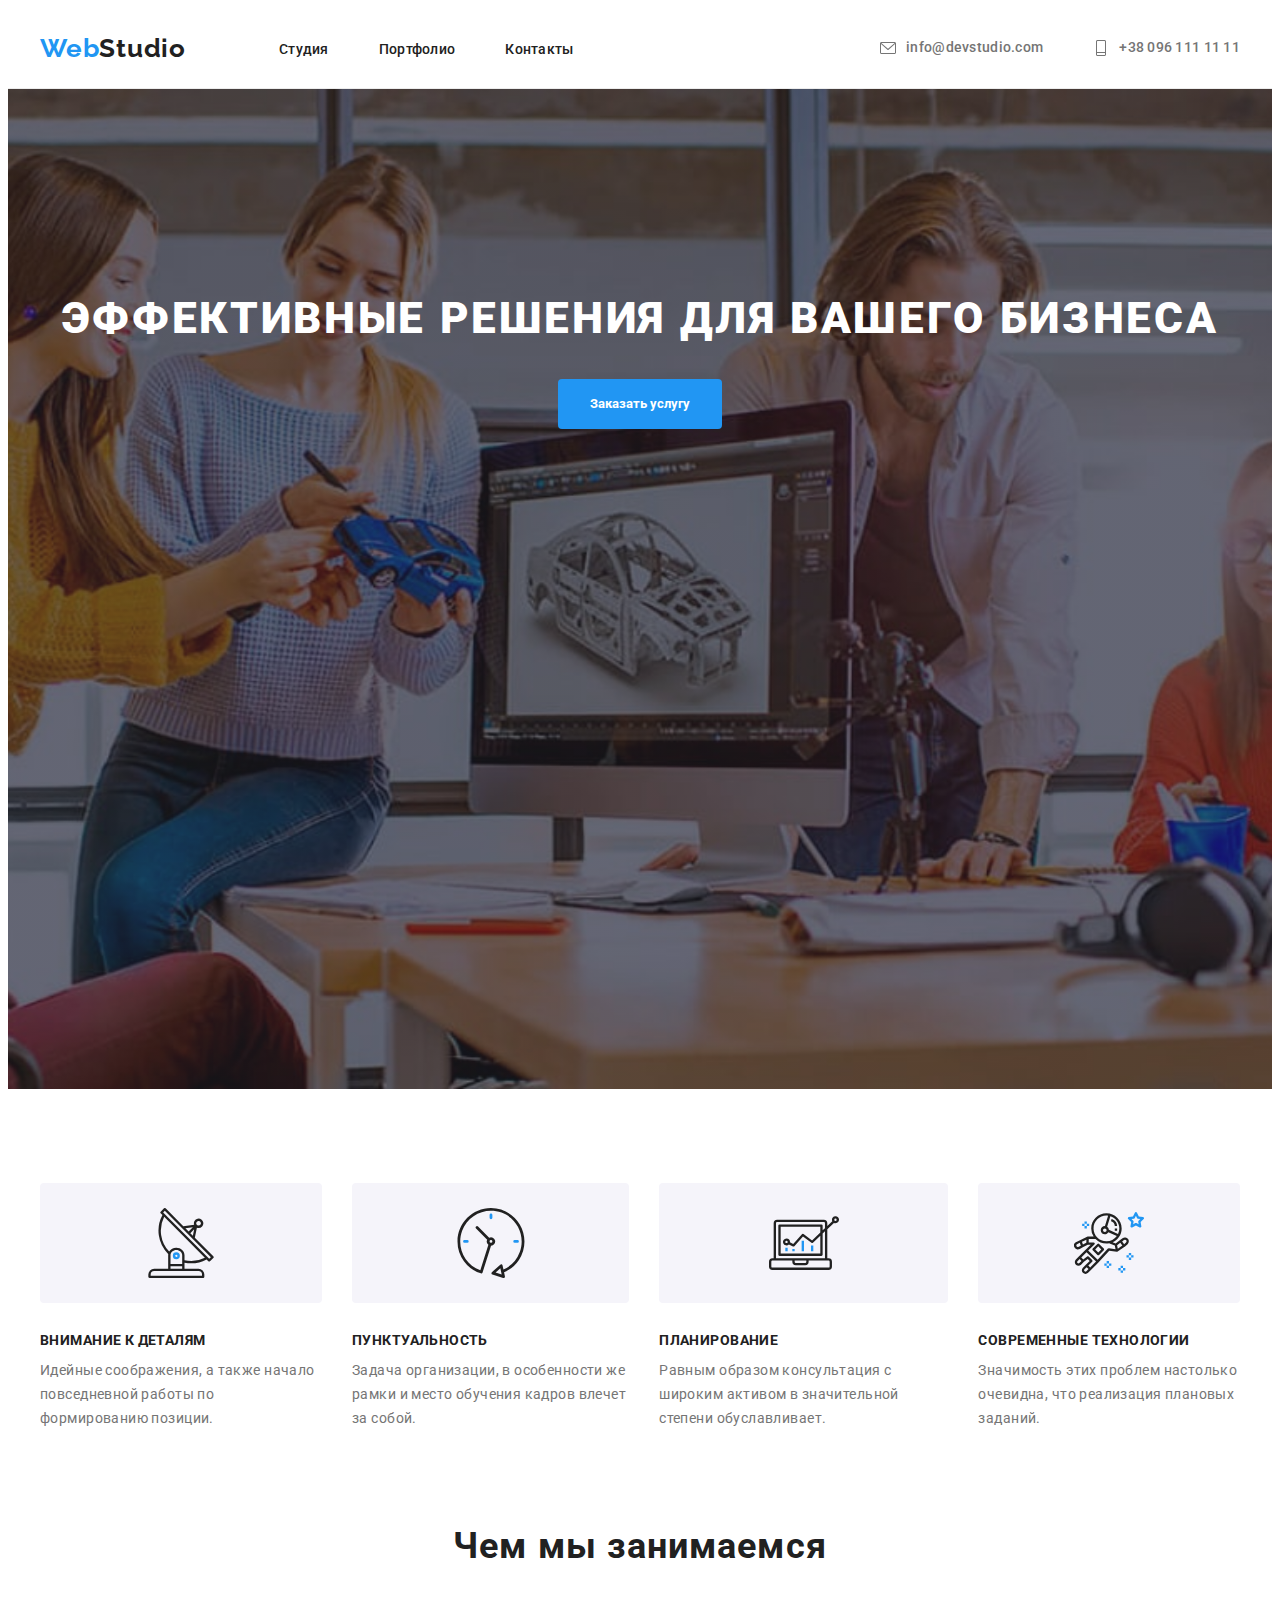
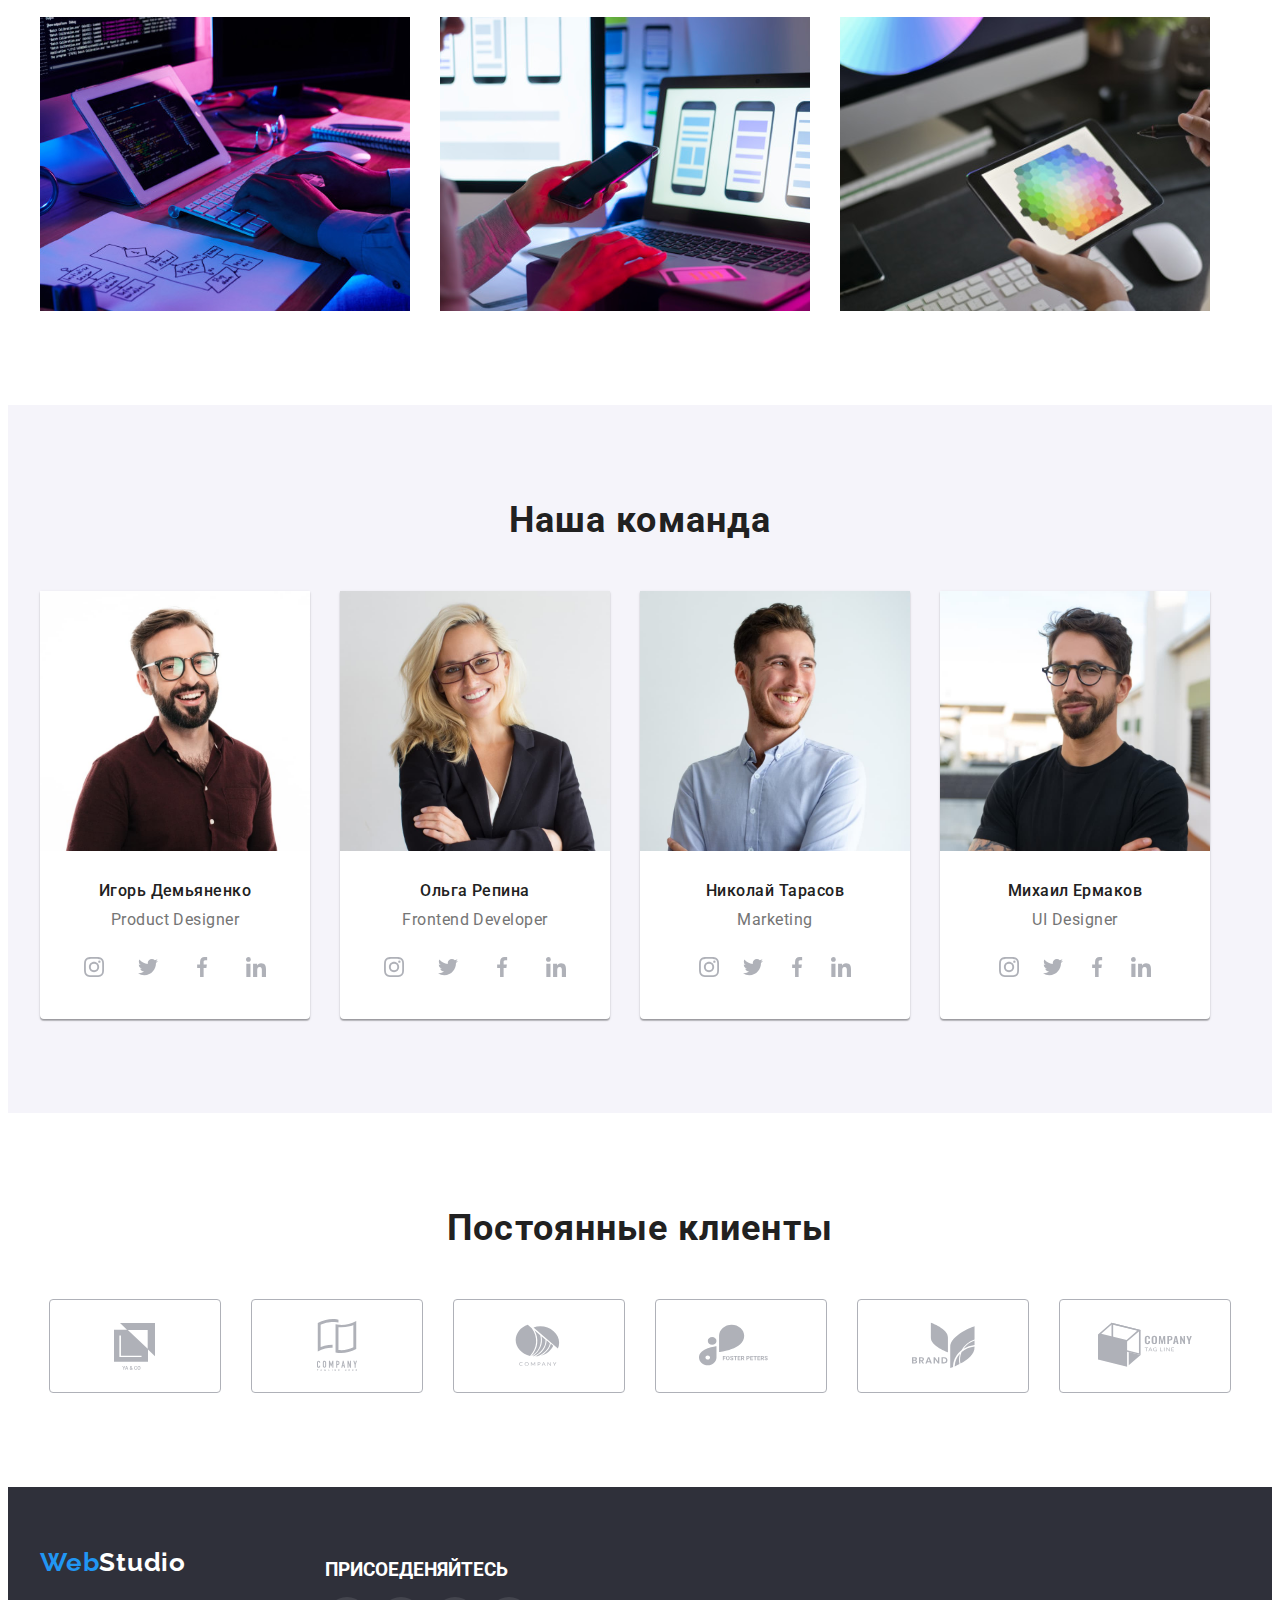
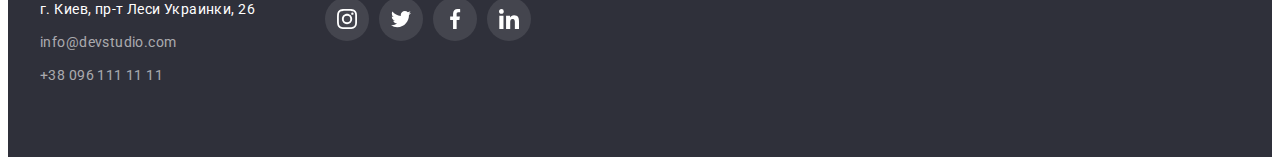
<file: index.html>
<!DOCTYPE html>
<html lang="ru">
  <head>
    <meta charset="UTF-8" />
    <meta http-equiv="X-UA-Compatible" content="IE=edge" />
    <meta name="viewport" content="width=device-width, initial-scale=1.0" />
    <link rel="preconnect" href="https://fonts.googleapis.com" />
    <link rel="preconnect" href="https://fonts.gstatic.com" crossorigin />
    <link
      href="https://fonts.googleapis.com/css2?family=Raleway:wght@700&family=Roboto:wght@400;500;700;900&display=swap"
      rel="stylesheet"
    />
    <link rel="stylesheet" href="https://cdnjs.cloudflare.com/ajax/libs/modern-normalize/1.1.0/modern-normalize.min.css"
      integrity="sha512-wpPYUAdjBVSE4KJnH1VR1HeZfpl1ub8YT/NKx4PuQ5NmX2tKuGu6U/JRp5y+Y8XG2tV+wKQpNHVUX03MfMFn9Q=="
      crossorigin="anonymous" referrerpolicy="no-referrer" />
    <link rel="stylesheet" href="./css/styles.css" />
    <title>Web Studio</title>
  </head>
  <body>
    <header class="header">
      <div class="container header-box">
        <a href="./index.html" class="logo"><span class="logo-item">Web</span>Studio</a>
        <nav>
          <ul class="header-list">
            <li class="header-list-item">
              <a href="./index.html" class="header-list-link">Студия</a>
            </li>
            <li class="header-list-item">
              <a href="./portfolio.html" class="header-list-link">Портфолио</a>
            </li>
            <li class="header-list-item"><a href="" class="header-list-link">Контакты</a></li>
          </ul>
        </nav>
        <ul class="address-list">
            <li class="address-list-item ">
              <a href="mailto:info@devstudio.com" class="address-list-link">
                <svg class="header-icons" width="16" heigth="12">
                  <use href="./images/symbol-defs.svg#icon-envelope" ></use>
                </svg>
                info@devstudio.com
              </a>
            </li>
            <li class="address-list-item ">
              <a href="tel:+380961111111" class="address-list-link">
                <svg class="header-icons" width="16" heigth="12">
                  <use href="./images/symbol-defs.svg#icon-Vector" ></use>
                </svg>
                +38 096 111 11 11
              </a>
            </li>
        </ul>
      </div>
    </header>

    <main>
        <section class="hero">
          <div class="container">
            <h1 class="hero-header">Эффективные решения для вашего бизнеса</h1>
            <button type="button" class="hero-btn" >Заказать услугу</button>
          </div>
        </section>

        <section class="section qualities-section">
          <div class="container">
            <h2 class="entry-title">Наши преимущества</h2>
            <ul class="qualities-list">
              <li class="qualities-list-item">
                <div class="icons-container">
                  <svg class="qualities-icons" width="70" heigth="70">
                    <use href="./images/symbol-defs.svg#icon-antenna"></use>
                  </svg>
                </div>
                <h3 class="qualities-list-header">Внимание к деталям</h3>
                <p class="qualities-list-paragraph">
                  Идейные соображения, а также начало повседневной работы по формированию позиции.
                </p>
              </li>
              <li class="qualities-list-item">
                <div class="icons-container">
                  <svg class="qualities-icons" width="70" heigth="70">
                    <use href="./images/symbol-defs.svg#icon-clock"></use>
                  </svg>
                </div>
                <h3 class="qualities-list-header">Пунктуальность</h3>
                <p class="qualities-list-paragraph">
                  Задача организации, в особенности же рамки и место обучения кадров влечет за собой.
                </p>
              </li>
              <li class="qualities-list-item">
                <div class="icons-container">
                  <svg class="qualities-icons" width="70" heigth="70">
                    <use href="./images/symbol-defs.svg#icon-diagram"></use>
                  </svg>
                </div>
                <h3 class="qualities-list-header">Планирование</h3>
                <p class="qualities-list-paragraph">
                  Равным образом консультация с широким активом в значительной степени обуславливает.
                </p>
              </li>
              <li class="qualities-list-item">
                <div class="icons-container">
                  <svg class="qualities-icons" width="70" heigth="70">
                    <use href="./images/symbol-defs.svg#icon-astronaut"></use>
                  </svg>
                </div>
                <h3 class="qualities-list-header">Современные технологии</h3>
                <p class="qualities-list-paragraph">
                  Значимость этих проблем настолько очевидна, что
                  реализация плановых заданий.
                </p>
              </li>
            </ul>
          </div>
        </section>

        <section class="about section">
          <div class="container">
            <h2 class="about-header">Чем мы занимаемся</h2>
            <ul class="about-list">
              <li class="about-list-item">
                <img src="./images/box1.svg" alt="backand" width="370" class="pic"/>
              </li>
              <li class="about-list-item">
                <img src="./images/box2.svg" alt="android develop" width="370" class="pic"/>
              </li>
              <li class="about-list-item"><img src="./images/box3.svg" alt="web" width="370" class="pic"/></li>
            </ul>
          </div>
        </section>

      <section class="team section">
        <div class="container">
          <h2 class="about-header">Наша команда</h2>
          <ul class="team-list">
            <li class="team-list-item">
              <img src="./images/person1.jpg" alt="первый специалист" width="270" class="pic"/>
              <div class="team-container">
                <h3 class="team-list-header">Игорь Демьяненко</h3>
                <p class="team-list-paragraph">Product Designer</p>
                <ul class="team-icon-list">
                  <li class="icon-item">
                    <a href="" class="icon-link">
                      <svg class="team-icons" width="20" heigth="20">
                        <use href="./images/symbol-defs.svg#icon-instagram"></use>
                      </svg>
                    </a>
                  </li>
                  <li class="icon-item">
                    <a href="" class="icon-link">
                      <svg class="team-icons" width="20" heigth="20">
                        <use href="./images/symbol-defs.svg#icon-twitter"></use>
                      </svg>
                    </a>
                  </li>                 
                  <li class="icon-item">
                    <a href="" class="icon-link">
                      <svg class="team-icons" width="20" heigth="20">
                        <use href="./images/symbol-defs.svg#icon-facebook"></use>
                      </svg>
                    </a>
                  </li>
                  <li class="icon-item">
                    <a href="" class="icon-link">
                      <svg class="team-icons" width="20" heigth="20">
                        <use href="./images/symbol-defs.svg#icon-linkedin"></use>
                      </svg>
                    </a>
                  </li>
                </ul>
              </div>
            </li>
            <li class="team-list-item">
              <img src="./images/person2.jpg" alt="второй специалист" width="270" class="pic"/>
              <div class="team-container">
                <h3 class="team-list-header">Ольга Репина</h3>
                <p class="team-list-paragraph">Frontend Developer</p>
                <ul class="team-icon-list">
                  <li class="icon-item">
                    <a href="" class="icon-link social-icon-link">
                      <svg class="team-icons" width="20" heigth="20">
                        <use href="./images/symbol-defs.svg#icon-instagram"></use>
                      </svg>
                    </a>
                  </li>
                  <li class="icon-item">
                    <a href="" class="icon-link social-icon-link">
                      <svg class="team-icons" width="20" heigth="20">
                        <use href="./images/symbol-defs.svg#icon-twitter"></use>
                      </svg>
                    </a>
                  </li>
                  <li class="icon-item">
                    <a href="" class="icon-link social-icon-link">
                      <svg class="team-icons" width="20" heigth="20">
                        <use href="./images/symbol-defs.svg#icon-facebook"></use>
                      </svg>
                    </a>
                  </li>
                  <li class="icon-item">
                    <a href="" class="icon-link social-icon-link">
                      <svg class="team-icons" width="20" heigth="20">
                        <use href="./images/symbol-defs.svg#icon-linkedin"></use>
                      </svg>
                    </a>
                  </li>
                </ul>
              </div>
            </li>
            <li class="team-list-item">
              <img src="./images/person3.jpg" alt="теретий специалист" width="270" class="pic"/>
              <div class="team-container">
                <h3 class="team-list-header">Николай Тарасов</h3>
                <p class="team-list-paragraph">Marketing</p>
                <ul class="team-icon-list">
                  <li>
                    <a href="" class="icon-link">
                      <svg class="team-icons" width="20" heigth="20">
                        <use href="./images/symbol-defs.svg#icon-instagram"></use>
                      </svg>
                    </a>
                  </li>
                  <li>
                    <a href="" class="icon-link">
                      <svg class="team-icons" width="20" heigth="20">
                        <use href="./images/symbol-defs.svg#icon-twitter"></use>
                      </svg>
                    </a>
                  </li>
                  <li>
                    <a href="" class="icon-link">
                      <svg class="team-icons" width="20" heigth="20">
                        <use href="./images/symbol-defs.svg#icon-facebook"></use>
                      </svg>
                    </a>
                  </li>
                  <li>
                    <a href="" class="icon-link">
                      <svg class="team-icons" width="20" heigth="20">
                        <use href="./images/symbol-defs.svg#icon-linkedin"></use>
                      </svg>
                    </a>
                  </li>
                </ul>
              </div>
            </li>
            <li class="team-list-item">
              <img src="./images/person4.jpg" alt="четвертый специалист" width="270" class="pic"/>
              <div class="team-container">
                <h3 class="team-list-header">Михаил Ермаков</h3>
                <p class="team-list-paragraph">UI Designer</p>
                <ul class="team-icon-list">
                  <li>
                    <a href="" class="icon-link">
                      <svg class="team-icons" width="20" heigth="20">
                        <use href="./images/symbol-defs.svg#icon-instagram"></use>
                      </svg>
                    </a>
                  </li>
                  <li>
                    <a href="" class="icon-link">
                      <svg class="team-icons" width="20" heigth="20">
                        <use href="./images/symbol-defs.svg#icon-twitter"></use>
                      </svg>
                    </a>
                  </li>
                  <li>
                    <a href="" class="icon-link">
                      <svg class="team-icons" width="20" heigth="20"> 
                        <use href="./images/symbol-defs.svg#icon-facebook"></use>
                      </svg>
                    </a>
                  </li>
                  <li>
                    <a href="" class="icon-link">
                      <svg class="team-icons" width="20" heigth="20">
                        <use href="./images/symbol-defs.svg#icon-linkedin"></use>
                      </svg>
                    </a>
                  </li>
                </ul>
              </div>
            </li>
          </ul>
        </div>
      </section>
      <!-- секция с клиентами -->
      <section class="reg-cust section">
        <div class="container">
          <h2 class="about-header">Постоянные клиенты</h2>
          <ul class="reg-cust-list">
            <li class="list-item">
              <a href="" class="customer-link">
                <svg class="company-icon" width="106" heigth="60">
                  <use href="./images/symbol-defs.svg#icon-Logo"></use>
                </svg>
              </a>
            </li>
            <li class="list-item">
              <a href="" class="customer-link">
                <svg class="company-icon" width="106" heigth="60">
                  <use href="./images/symbol-defs.svg#icon-Logo-1"></use>
                </svg>
              </a>
            </li>
            <li class="list-item">
              <a href="" class="customer-link">
                <svg class="company-icon" width="106" heigth="60">
                  <use href="./images/symbol-defs.svg#icon-Logo-2"></use>
                </svg>
              </a>
            </li>
            <li class="list-item">
              <a href="" class="customer-link">
                <svg class="company-icon" width="106" heigth="60">
                  <use href="./images/symbol-defs.svg#icon-Logo-3"></use>
                </svg>
              </a>
            </li>
            <li class="list-item">
              <a href="" class="customer-link">
                <svg class="company-icon" width="106" heigth="60">
                  <use href="./images/symbol-defs.svg#icon-Logo-4"></use>
                </svg>
              </a>
            </li>
            <li class="list-item">
              <a href="" class="customer-link">
                <svg class="company-icon" width="106" heigth="60">
                  <use href="./images/symbol-defs.svg#icon-Logo-5"></use>
                </svg>
              </a>
            </li>
          </ul>
        </div>
      </section>
    </main>

    <footer class="footer">
      <div class="container footer-container">
        <div class="address-container">
          <a href="./index.html" class="footer-logo"><span class="footer-logo-item">Web</span>Studio</a>
          <address class="footer-address">
            <p>г. Киев, пр-т Леси Украинки, 26</p>
          </address>
          <a href="mailto:info@devstudio.com" class="footer-link">info@devstudio.com</a>
          <a href="tel:+380961111111" class="footer-link">+38 096 111 11 11</a>
        </div>
        <div class="social-link-container">
          <h3 class="social-header">Присоеденяйтесь</h3>
          <ul class="team-icon-list">
            <li class="icon-item">
              <a href="" class="icon-link">
                <svg class="social-icons" width="20" heigth="20">
                  <use href="./images/symbol-defs.svg#icon-instagram"></use>
                </svg>
              </a>
            </li>
            <li class="icon-item">
              <a href="" class="icon-link">
                <svg class="social-icons" width="20" heigth="20">
                  <use href="./images/symbol-defs.svg#icon-twitter"></use>
                </svg>
              </a>
            </li>
            <li class="icon-item">
              <a href="" class="icon-link">
                <svg class="social-icons" width="20" heigth="20">
                  <use href="./images/symbol-defs.svg#icon-facebook"></use>
                </svg>
              </a>
            </li>
            <li class="icon-item">
              <a href="" class="icon-link">
                <svg class="social-icons" width="20" heigth="20">
                  <use href="./images/symbol-defs.svg#icon-linkedin"></use>
                </svg>
              </a>
            </li>
          </ul>
        </div>
      </div>
    </footer>
  </body>
</html>
</file>
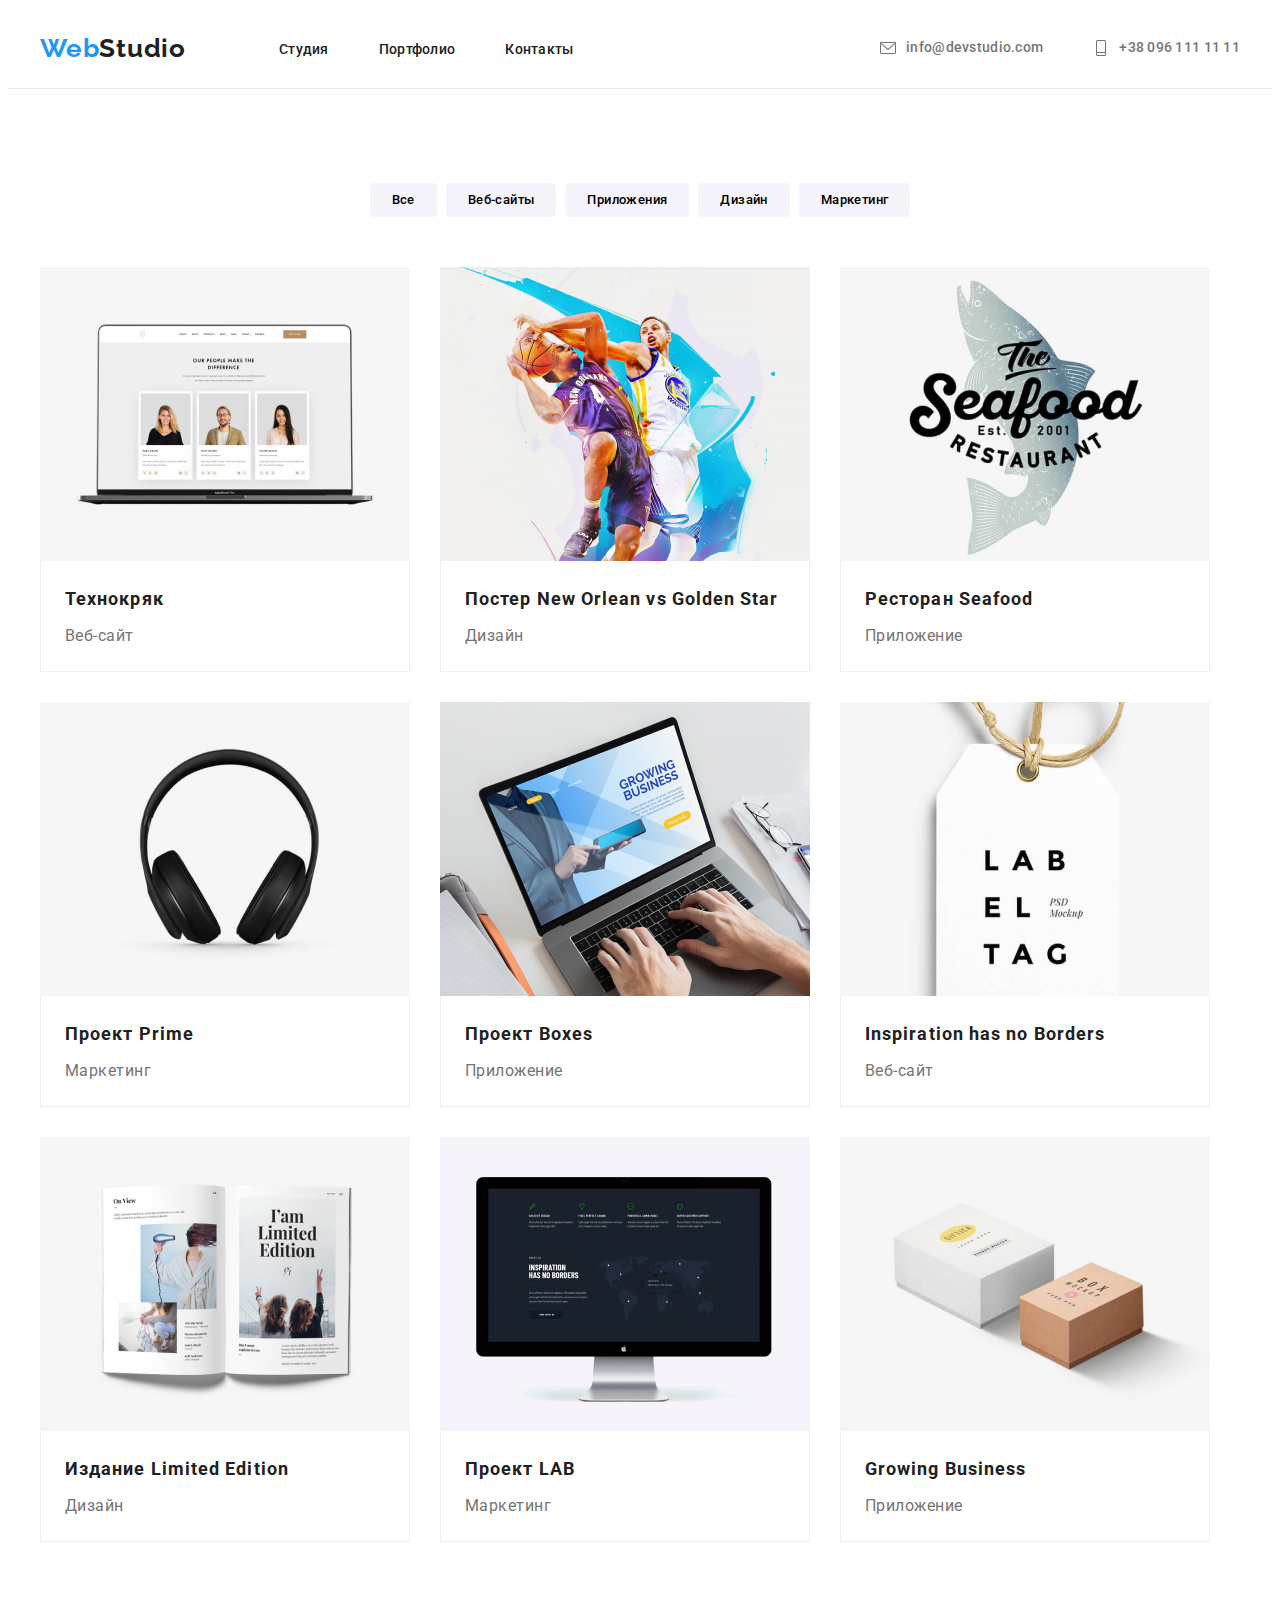
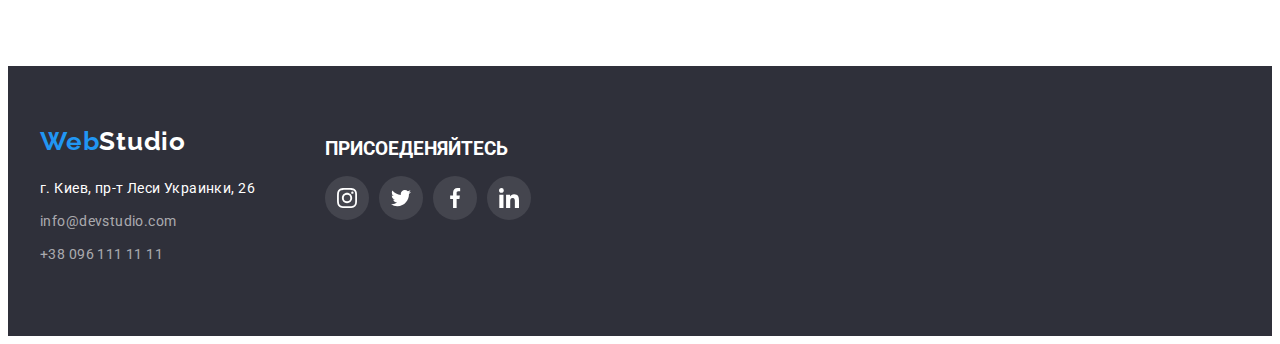
<file: portfolio.html>
<!DOCTYPE html>
<html lang="ru">
<head>
    <meta charset="UTF-8">
    <meta http-equiv="X-UA-Compatible" content="IE=edge">
    <meta name="viewport" content="width=device-width, initial-scale=1.0">
    <link rel="preconnect" href="https://fonts.googleapis.com">
    <link rel="preconnect" href="https://fonts.gstatic.com" crossorigin>
    <link href="https://fonts.googleapis.com/css2?family=Raleway:wght@700&family=Roboto:wght@400;500;700;900&display=swap" rel="stylesheet">
    <link rel="stylesheet" href="https://cdnjs.cloudflare.com/ajax/libs/modern-normalize/1.1.0/modern-normalize.min.css"
        integrity="sha512-wpPYUAdjBVSE4KJnH1VR1HeZfpl1ub8YT/NKx4PuQ5NmX2tKuGu6U/JRp5y+Y8XG2tV+wKQpNHVUX03MfMFn9Q=="
        crossorigin="anonymous" referrerpolicy="no-referrer" />
    <link rel="stylesheet" href="./css/styles.css">
    <title>Web Studio</title>
</head>
<body>
    <header class="header">
        <div class="container header-box">
            <a href="./index.html" class="logo"><span class="logo-item">Web</span>Studio</a>
            <nav>
                <ul class="header-list">
                    <li class="header-list-item">
                        <a href="./index.html" class="header-list-link">Студия</a>
                    </li>
                    <li class="header-list-item">
                        <a href="./portfolio.html" class="header-list-link">Портфолио</a>
                    </li>
                    <li class="header-list-item"><a href="" class="header-list-link">Контакты</a></li>
                </ul>
            </nav>
            <ul class="address-list">
                <li class="address-list-item ">
                    <a href="mailto:info@devstudio.com" class="address-list-link">
                        <svg class="header-icons" width="16" heigth="12">
                            <use href="./images/symbol-defs.svg#icon-envelope"></use>
                        </svg>
                        info@devstudio.com
                    </a>
                </li>
                <li class="address-list-item ">
                    <a href="tel:+380961111111" class="address-list-link">
                        <svg class="header-icons" width="16" heigth="12">
                            <use href="./images/symbol-defs.svg#icon-Vector"></use>
                        </svg>
                        +38 096 111 11 11
                    </a>
                </li>
            </ul>
        </div>
    </header>


    <main class="section">
        <div class="container">
            <!--Фильтр выбора-->
            <h1 class="entry-title">Наше Портфолио</h1>
            <ul class="filter-list">
                <li class="filter-list-item"><button type="button" class="filter-list-btn">Все</button></li>
                <li class="filter-list-item"><button type="button" class="filter-list-btn">Веб-сайты</button></li>
                <li class="filter-list-item"><button type="button" class="filter-list-btn">Приложения</button></li>
                <li class="filter-list-item"><button type="button" class="filter-list-btn">Дизайн</button></li>
                <li class="filter-list-item"><button type="button" class="filter-list-btn">Маркетинг</button></li>
            </ul>
            <!--Товар-->
            <ul class="product-list">
                <li class="product-list-item">
                    <a href="" class="product-list-link">
                        <img src="./images/portfolio_product_1.jpg" alt="Продукт номер 1" width="370" class="pic" />
                        <div class="description-container">
                            <h2 class="product-list-header">Технокряк</h2>
                            <P class="product-list-paragraph">Веб-сайт</P>
                        </div>
                    </a>
                </li>
                <li class="product-list-item">
                    <a href="" class="product-list-link">
                        <img src="./images/portfolio_product_2.jpg" alt="Продукт номер 2" width="370" class="pic" />
                        <div class="description-container">
                            <h2 class="product-list-header">Постер New Orlean vs Golden Star</h2>
                            <P class="product-list-paragraph">Дизайн</P>
                        </div>
                    </a>
                </li>
                <li class="product-list-item">
                    <a href="" class="product-list-link">
                        <img src="./images/portfolio_product_3.jpg" alt="Продукт номер 3" width="370" class="pic" />
                        <div class="description-container">
                            <h2 class="product-list-header">Ресторан Seafood</h2>
                            <P class="product-list-paragraph">Приложение</P>
                        </div>
                    </a>
                </li>
                <li class="product-list-item">
                    <a href="" class="product-list-link">
                        <img src="./images/portfolio_product_4.jpg" alt="Продукт номер 4" width="370" class="pic"/>
                        <div class="description-container">
                            <h2 class="product-list-header">Проект Prime</h2>
                            <P class="product-list-paragraph">Маркетинг</P>
                        </div>
                    </a>   
                </li>
                <li class="product-list-item">
                    <a href="" class="product-list-link">
                        <img src="./images/portfolio_product_5.jpg" alt="Продукт номер 5" width="370" class="pic"/>
                        <div class="description-container">
                            <h2 class="product-list-header">Проект Boxes</h2>
                            <P class="product-list-paragraph">Приложение</P>
                        </div>
                    </a>
                    
                </li>
                <li class="product-list-item">
                    <a href="" class="product-list-link">
                        <img src="./images/portfolio_product_6.jpg" alt="Продукт номер 6" width="370" class="pic"/>
                        <div class="description-container">
                            <h2 class="product-list-header">Inspiration has no Borders</h2>
                            <P class="product-list-paragraph">Веб-сайт</P>
                        </div>
                    </a>
                    
                </li>
                <li class="product-list-item">
                    <a href="" class="product-list-link">
                        <img src="./images/portfolio_product_7.jpg" alt="Продукт номер 7" width="370" class="pic"/>
                        <div class="description-container">
                            <h2 class="product-list-header">Издание Limited Edition</h2>
                            <P class="product-list-paragraph">Дизайн</P>
                        </div>
                    </a>
                </li>
                <li class="product-list-item">
                    <a href="" class="product-list-link">
                        <img src="./images/portfolio_product_8.jpg" alt="Продукт номер 8" width="370" class="pic"/>
                        <div class="description-container">
                            <h2 class="product-list-header">Проект LAB</h2>
                            <P class="product-list-paragraph">Маркетинг</P>
                        </div>
                    </a>
                </li>
                <li class="product-list-item">
                    <a href="" class="product-list-link">
                        <img src="./images/portfolio_product_9.jpg" alt="Продукт номер 9" width="370" class="pic"/>
                        <div class="description-container">
                            <h2 class="product-list-header">Growing Business</h2>
                            <P class="product-list-paragraph">Приложение</P>
                        </div>
                    </a>
                    
                </li>
            </ul>
        </div>
    </main>
    <footer class="footer">
        <div class="container footer-container">
            <div class="address-container">
                <a href="./index.html" class="footer-logo"><span class="footer-logo-item">Web</span>Studio</a>
                <address class="footer-address">
                    <p>г. Киев, пр-т Леси Украинки, 26</p>
                </address>
                <a href="mailto:info@devstudio.com" class="footer-link">info@devstudio.com</a>
                <a href="tel:+380961111111" class="footer-link">+38 096 111 11 11</a>
            </div>
            <div class="social-link-container">
                <h3 class="social-header">Присоеденяйтесь</h3>
                <ul class="team-icon-list">
                    <li class="icon-item">
                        <a href="" class="icon-link">
                            <svg class="social-icons" width="20" heigth="20">
                                <use href="./images/symbol-defs.svg#icon-instagram"></use>
                            </svg>
                        </a>
                    </li>
                    <li class="icon-item">
                        <a href="" class="icon-link">
                            <svg class="social-icons" width="20" heigth="20">
                                <use href="./images/symbol-defs.svg#icon-twitter"></use>
                            </svg>
                        </a>
                    </li>
                    <li class="icon-item">
                        <a href="" class="icon-link">
                            <svg class="social-icons" width="20" heigth="20">
                                <use href="./images/symbol-defs.svg#icon-facebook"></use>
                            </svg>
                        </a>
                    </li>
                    <li class="icon-item">
                        <a href="" class="icon-link">
                            <svg class="social-icons" width="20" heigth="20">
                                <use href="./images/symbol-defs.svg#icon-linkedin"></use>
                            </svg>
                        </a>
                    </li>
                </ul>
            </div>
        </div>
    </footer>
</body>
</html>
</file>
<file: css/styles.css>
:root{
    --header-color: #212121;
    --accent-color: #2196F3;
    --paragraph-color: #757575;
    --contrast-color: #fff;
    --backgroung-color: #2F303A;
    --footer-link: rgba(255, 255, 255, 0.6);
    --portfolio-btns: #F5F4FA;
    --btn-hover: #188CE8;
    --size-of-gap: 94px;
}

body{
    font-family: "Roboto", sans-serif;
    color: var(--header-color);
}

h1,h2,h3,h4,h5,h5,p,ul{
    margin: 0;
    padding: 0;
}

/* --------------- HEADER------------------ */

.pic{
    display: block;
}

.container{
    width: 1200px;
    padding-right: 15px;
    padding-left: 15px;
    margin-left: auto;
    margin-right: auto;
}

.section{
    padding-top: var(--size-of-gap);
    padding-bottom: var(--size-of-gap);
    /* outline: 1px solid tomato; */
}

.header{
    border-bottom: 1px solid #ECECEC;
}

.header-box{
    height: 80px;
    display: flex;
    align-items: center;
    padding: 0;
}

.logo{
    font-family: 'Raleway';
    font-weight: 700;
    font-size: 26px;
    line-height: 1.19;
    text-decoration: none;
    letter-spacing: 0.03em;
    color: var(--header-color);

    margin-right: 93px;
}

.logo-item{
    color: var(--accent-color);
}

.header-list{
    display: flex;
}

.header-list-item:not(:last-child){
    margin-right: 50px;
}

.header-list-item, .qualities-list-item,
.about-list-item,
.team-list-item, .address-list-item {
    list-style-type: none;
}


.header-list-link {
    font-weight: 500;
    font-size: 14px;
    line-height: 1.14;
    letter-spacing: 0.02em;
    text-decoration: none;
    color: var(--header-color);
}

.address-list{
    display: flex;
    margin-left: auto;
    max-height: 80px;
}

.address-list-item{
    display: flex;
    align-items: center;
}

.address-list-link{
    display: flex;
    align-items: center;

    font-weight: 500;
    font-size: 14px;
    line-height: 1.14;
    letter-spacing: 0.02em;
    text-decoration: none;
    color: var(--paragraph-color);
    margin-top: auto;
    margin-bottom: auto;
}

.address-list-item:not(:last-child){
    margin-right: 50px;
}

.header-list-link:hover, .address-list-link:hover, .header-list-link:focus,
.address-list-link:focus{
    color: var(--accent-color);
}

.header-icons{
    display: block;
    max-height: 80px;
    margin-right: 10px;
    fill: #757575;
}

.address-list-link:hover .header-icons, .address-list-link:focus .header-icons{
    fill: var(--accent-color);
}

/* --------------- MAIN------------------ */

/* ------- HERO--------- */

.hero{
    max-width: 1600px;
    min-height: 600px;
    background-color: var(--backgroung-color);
    background-image: linear-gradient(
        rgba(47, 48, 58, 0.4), rgba(47, 48, 58, 0.4)
        ), url(../images/bg-image.jpg);
    background-position: center;
    background-size: cover;
    background-repeat: no-repeat;
    text-align: center;

    padding-top: 200px;
    padding-bottom: 200px;
    margin-left: auto;
    margin-right: auto;
}


.hero-header{
    font-weight: 900;
    font-size: 44px;
    line-height: 1.36;
    text-align: center;
    letter-spacing: 0.06em;
    text-transform: uppercase;
    color: var(--contrast-color);

}

.hero-btn{
    font-family: 'Roboto';
    font-weight: 700;
    color: var(--contrast-color);
    background-color: var(--accent-color);
    cursor: pointer;
    border-radius: 4px;
    padding: 10px 32px;
    text-align: center;
    border: transparent;
    
    margin-top: 30px;
    height: 50px;
    min-width: 120px;
}

.hero-btn:hover, .hero-btn:focus{
    background-color: var(--btn-hover);
}

/* ------- QUALITIES--------- */

.qualities-section{
    padding-bottom: 0;
}

.entry-title {
    border: 0;
    clip: rect(0 0 0 0);
    height: 1px;
    margin: -1px;
    overflow: hidden;
    padding: 0;
    position: absolute;
    width: 1px
}

.qualities-list{
    justify-content: center;
    display: flex;
}

.icons-container{
    display: flex;
    justify-content: center;
    align-items: center;
    background-color: #F5F4FA;
    height: 120px;
    margin-bottom: 30px;
    border-radius: 4px;
}

.qualities-list-item:not(:last-child){
    margin-right: 30px;
}

.qualities-list-header{
    font-weight: 700;
    font-size: 14px;
    line-height: 1.14;
    letter-spacing: 0.03em;
    text-transform: uppercase;
}

.qualities-list-paragraph{
    font-size: 14px;
    line-height: 1.71;
    letter-spacing: 0.03em;
    color: var(--paragraph-color);
    margin-top: 10px;
}

/* ------- ABOUT--------- */

.about-header{
    font-weight: 700;
    font-size: 36px;
    line-height: 1.17;
    text-align: center;
    letter-spacing: 0.03em;
    margin-bottom: 50px;
}

.about-list{
    display: flex;
}

.about-list-item:not(:last-child){
    margin-right: 30px;
}

/* ------- TEAM--------- */

.team {
    background-color: var(--portfolio-btns);
}

.team-list{
    display: flex;
}

.team-list-item:not(:last-child){
    margin-right: 30px;
}

.team-list-item{
    background-color: var(--contrast-color);
    box-shadow: 0px 1px 3px rgba(0, 0, 0, 0.12),
    0px 1px 1px rgba(0, 0, 0, 0.14),
    0px 2px 1px rgba(0, 0, 0, 0.2);
    border-radius: 0px 0px 4px 4px;
}

.team-container{
    padding-top: 30px;
    padding-bottom: 30px;
}

.team-icon-list{
    display: flex;
    justify-content: center;
    align-items: center;
    list-style: none;
    margin-top: 16px;
}

.icon-link{
    display: flex;
    justify-content: center;
    align-items: center;
    width: 44px;
    height: 44px;
    border-radius: 50%;
    background-color: rgba(255, 255, 255, 0.1);
}

.team-icons{
    fill: #AFB1B8;
}

.icon-link:hover, .icon-link:focus{
    background-color: var(--accent-color);   
}

.icon-link:hover .team-icons, .icon-link:focus .team-icons {
    fill: var(--contrast-color);
}

.team-list-header{
    font-weight: 500;
    font-size: 16px;
    line-height: 1.19;
    text-align: center;
    letter-spacing: 0.03em;
    margin-bottom: 10px;
}

.team-list-paragraph{
    font-size: 16px;
    line-height: 1.19;
    text-align: center;
    letter-spacing: 0.03em;
    color: var(--paragraph-color);
}

/* ------- REGULAR CUSTOMERS--------- */

.reg-cust-list{
    display: flex;
    list-style: none;
    justify-content: center;
    align-items: center;
}

.customer-link{
    display: flex;
    justify-content: center;
    align-items: center;

    width: 170px;
    height: 92px;
    border: 1px #AFB1B8 solid;
    border-radius: 4px;
    fill: #AFB1B8;
}

.customer-link:hover{
    fill: var(--accent-color);
    border-color: var(--accent-color);
}

.list-item:not(:last-child) {
    margin-right: 30px;
    
}

/* --------------- FOOTER------------------ */

.footer{
    background-color: var(--backgroung-color);
    padding: 60px 0 60px 0;
}

.footer-address{
    font-size: 14px;
    font-style: normal;
    line-height: 1.71;
    letter-spacing: 0.03em;
    color: var(--contrast-color);
}

.footer-link{
    font-size: 14px;
    line-height: 1.71;
    letter-spacing: 0.03em;
    color: var(--footer-link);
    text-decoration: none;
    display: block;
}

.footer-address, .footer-link{
    margin-bottom: 9px;
}

.footer-link:hover,.footer-link:focus  {
    color: var(--accent-color);
}

.footer-logo {
    font-family: 'Raleway';
    font-weight: 700;
    font-size: 26px;
    line-height: 1.19;
    text-decoration: none;
    letter-spacing: 0.03em;
    color: var(--contrast-color);

    display: inline-block;
    margin-bottom: 20px;
}

.footer-logo-item {
    color: var(--accent-color);
}

.social-header{
    text-transform: uppercase;
    color: var(--contrast-color);
}

.footer-container{
    display: flex;
}

.social-link-container{
    margin-left: 70px;
    margin-top: 12px;
}

.social-icons{
    width: 20px;
    height: 20px;
    fill: var(--contrast-color);
}

.icon-item:not(:last-child){
    margin-right: 10px;
}

/* ------------------------------- PORTFOLIO-------------------------------------- */

/* --------------- CHOICE FILTER------------------ */

.filter{
    margin-bottom: 50px;
    padding: 0;
}

.filter-list{
    display: flex;
    justify-content: center;
    margin-bottom: 50px;
}

.filter-list-item:not(:last-child){
    margin-right: 9px;
}

.filter-list-item, .product-list-item{
    list-style-type: none;
}

.filter-list-btn{
    font-family: 'Roboto';
    background-color: var(--portfolio-btns);
    
    font-weight: 500;
    line-height: 1.62;    
    letter-spacing: 0.03em;

    border-radius: 4px;
    border: transparent;
    padding: 6px 22px;
    cursor: pointer;
}

.filter-list-btn:hover, .filter-list-btn:focus {
    font-family: inherit;
    background-color: var(--accent-color);
    color: var(--contrast-color);
    box-shadow: 0px 3px 1px rgba(0, 0, 0, 0.1),
    0px 1px 2px rgba(0, 0, 0, 0.08),
    0px 2px 2px rgba(0, 0, 0, 0.12);
}

/* --------------- PRODUCT------------------ */

.product{
    padding: 0;
}

.product-list{
    display: flex;
    flex-wrap: wrap;
}

.description-container{
    padding: 20px 24px;
    border-bottom: 1px solid #EEEEEE ;
    border-left: 1px solid #EEEEEE;
    border-right: 1px solid #EEEEEE;
}

.product-list-item:not(:nth-child(3n)){
    margin-right: 30px;
}

.product-list-item:nth-last-child(n+2){
    margin-bottom: 30px;
}

.product-list-item:last-child{
    margin-bottom: 30px;
}

.product-list-link{
    display: block;
    text-decoration: none;
}

.product-list-link:hover, .product-list-link:focus{
    box-shadow: 0px 1px 1px rgba(0, 0, 0, 0.12),
    0px 4px 4px rgba(0, 0, 0, 0.06),
    1px 4px 6px rgba(0, 0, 0, 0.16);
}

.product-list-header{
    color: var(--header-color);
    font-weight: 700;
    font-size: 18px;
    line-height: 2;
    letter-spacing: 0.06em;
    text-decoration: none;
    margin-bottom: 4px;
}

.product-list-paragraph{
    font-size: 16px;
    line-height: 1.88;
    letter-spacing: 0.03em;
    color: var(--paragraph-color);
}
</file>
